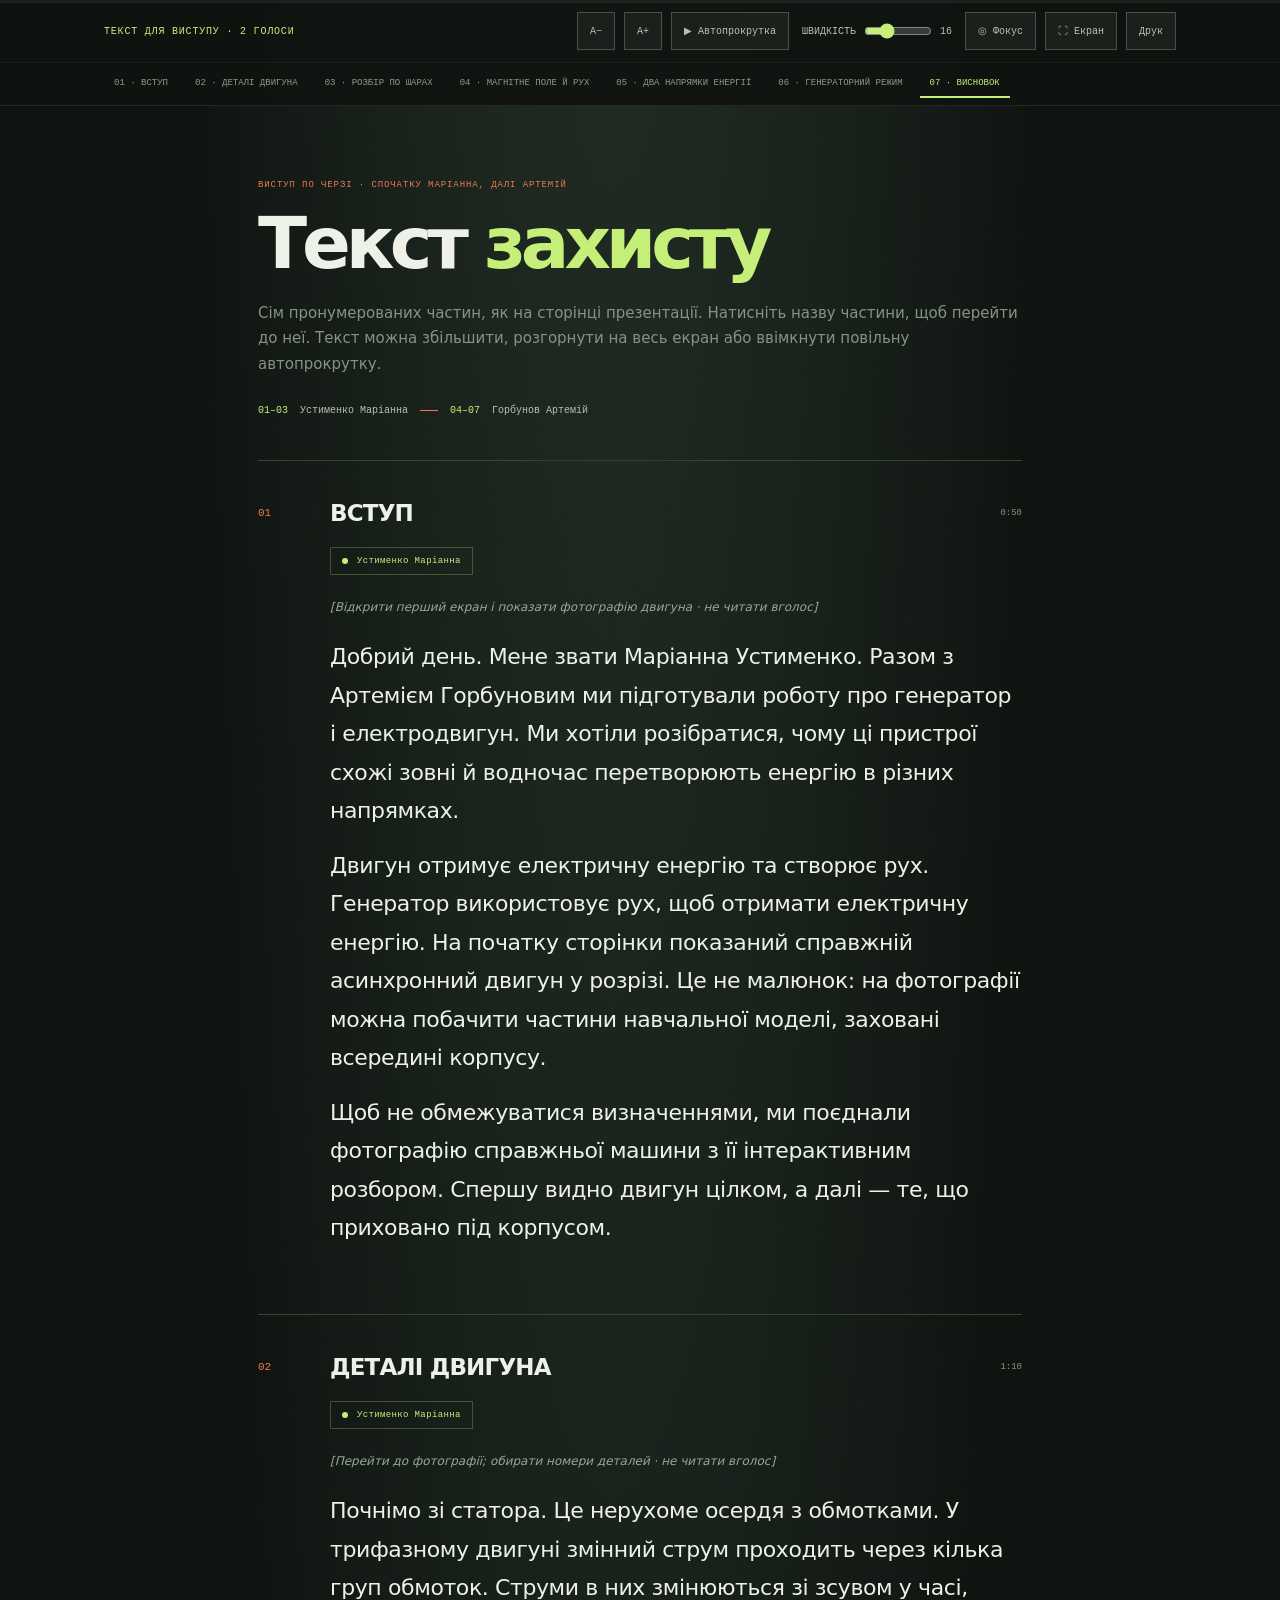
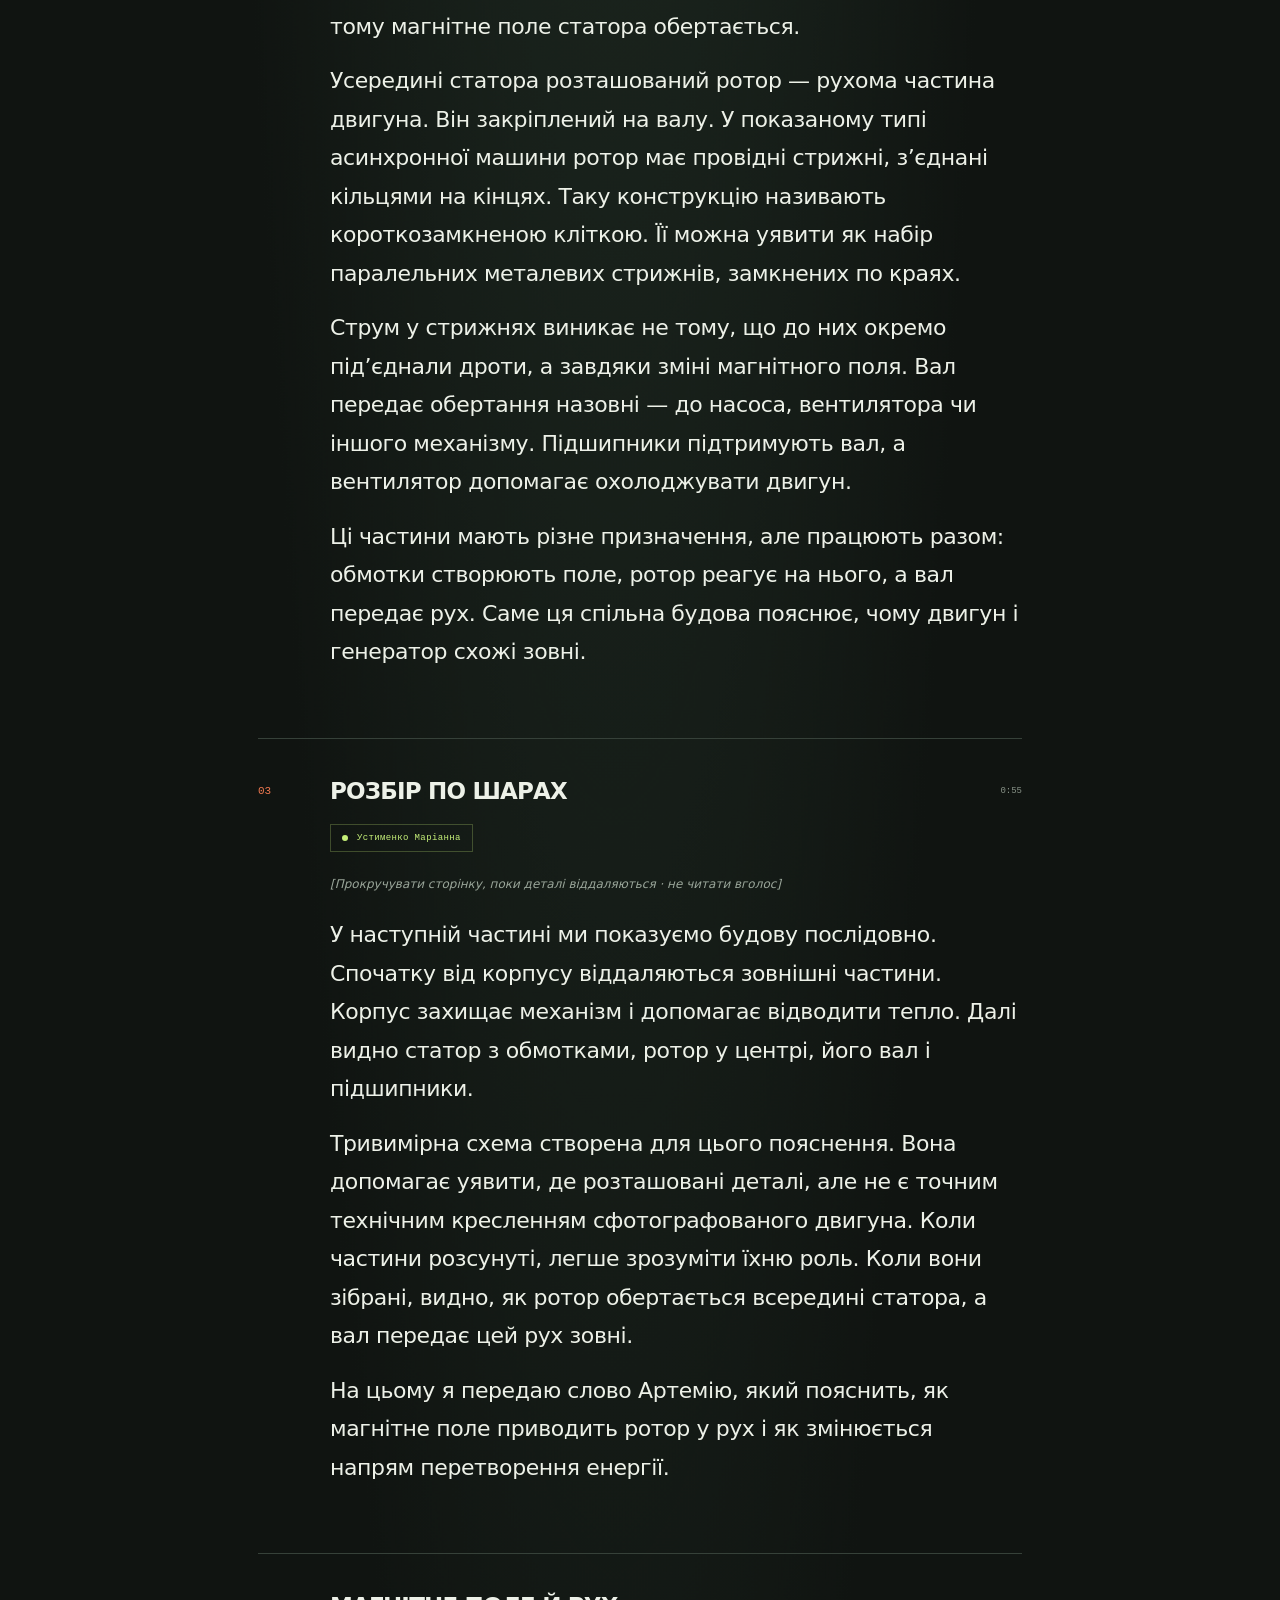
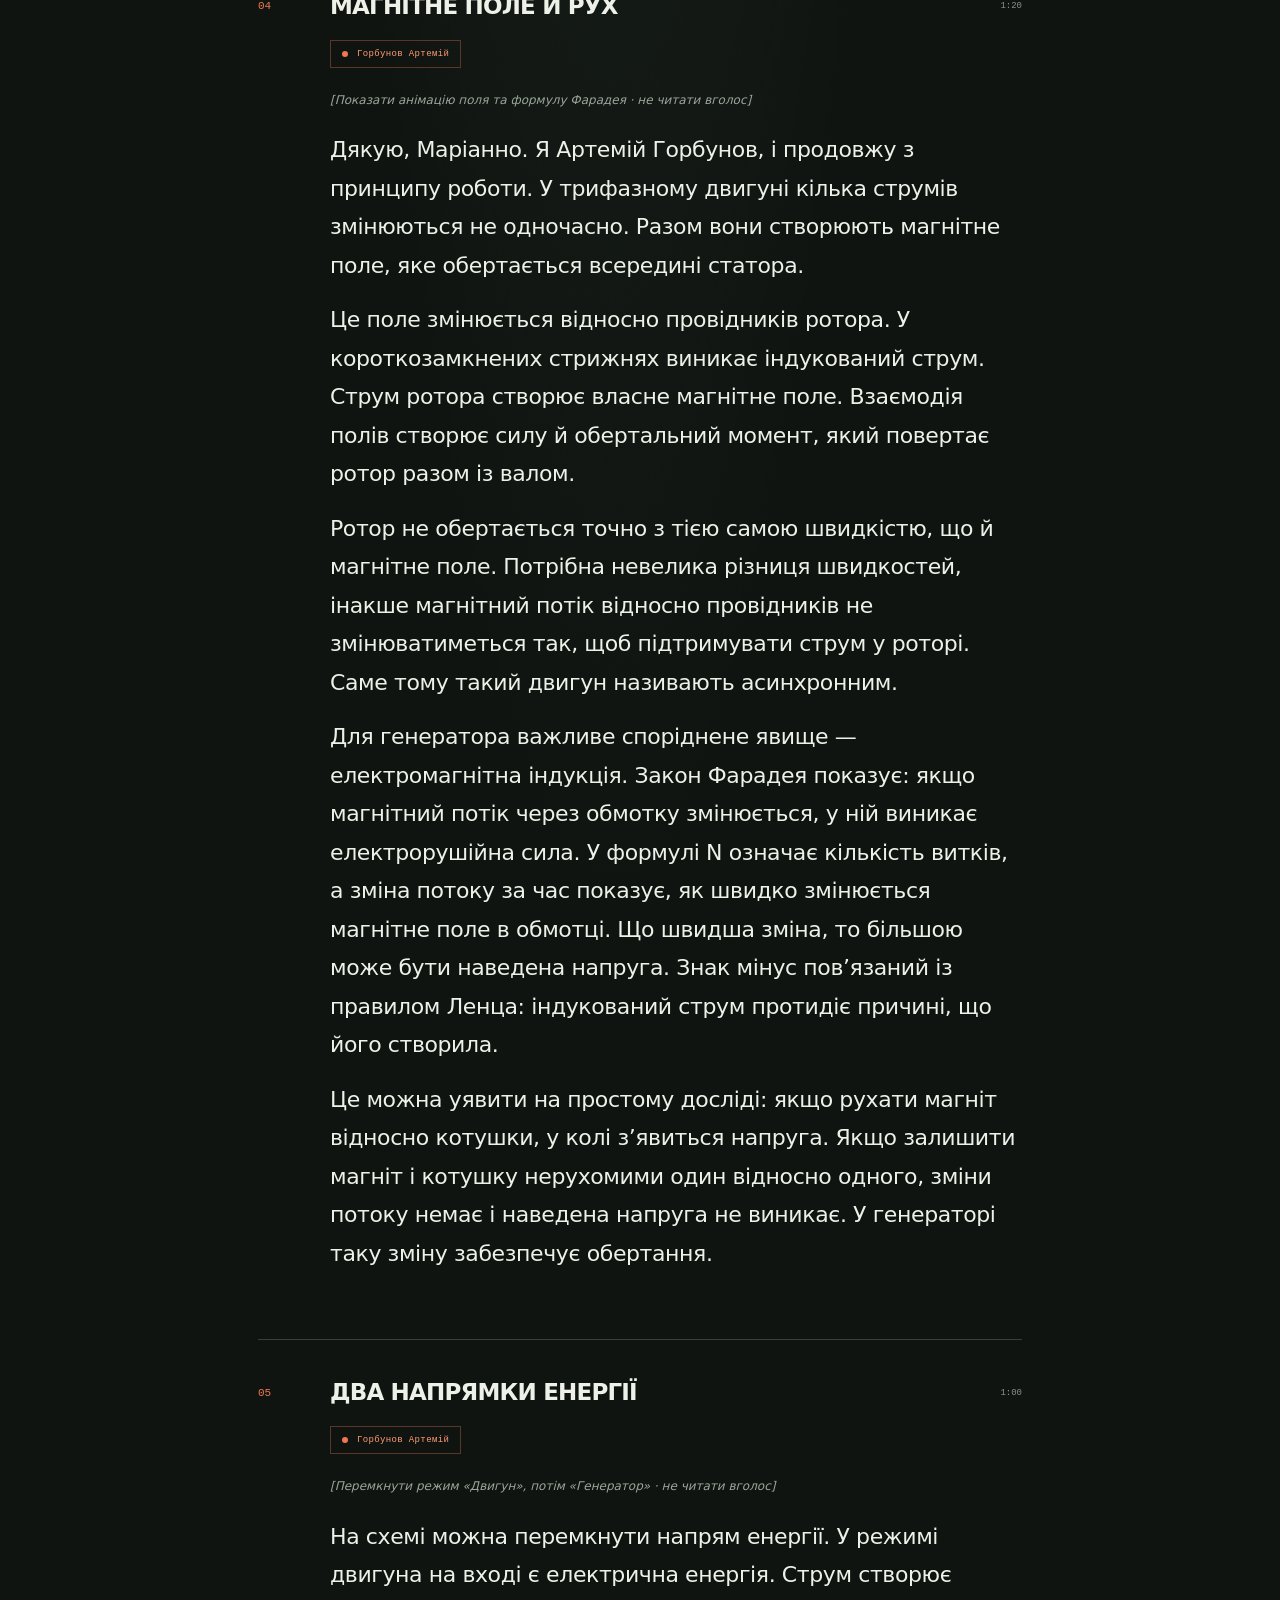
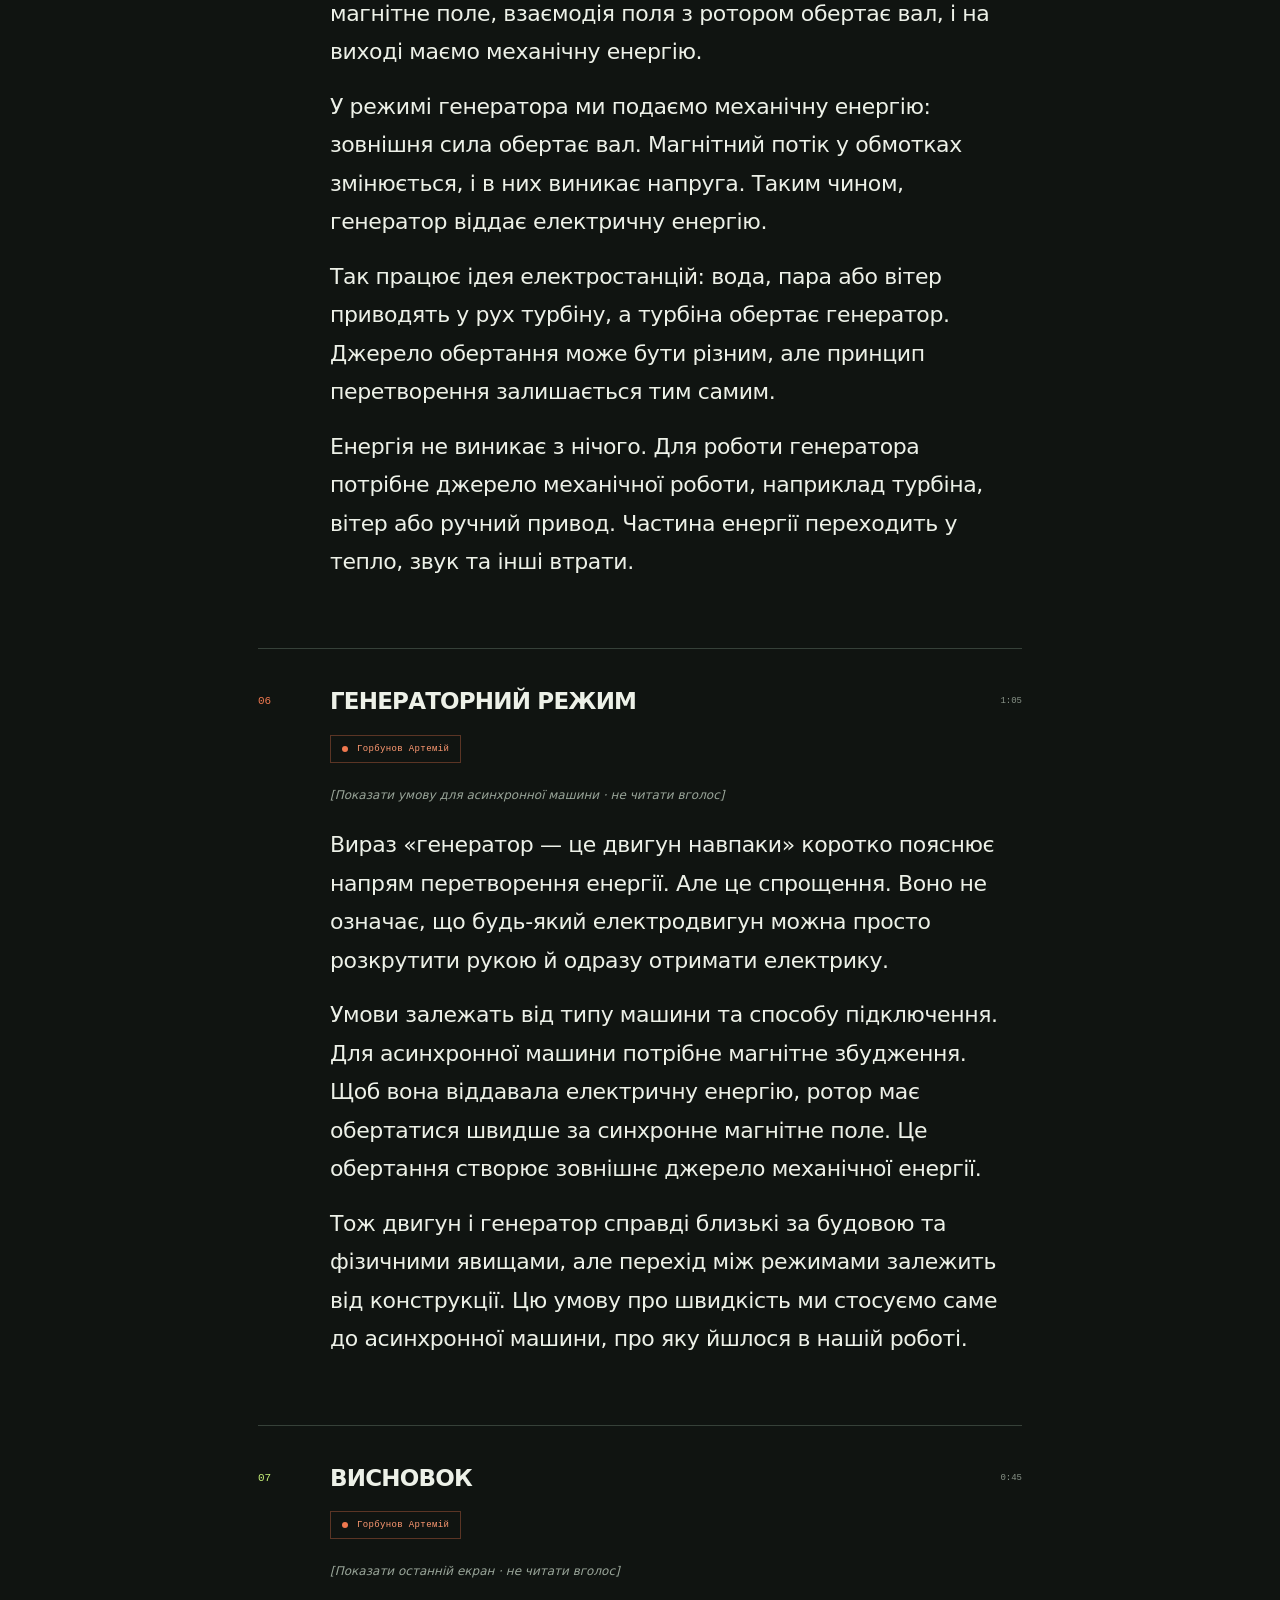
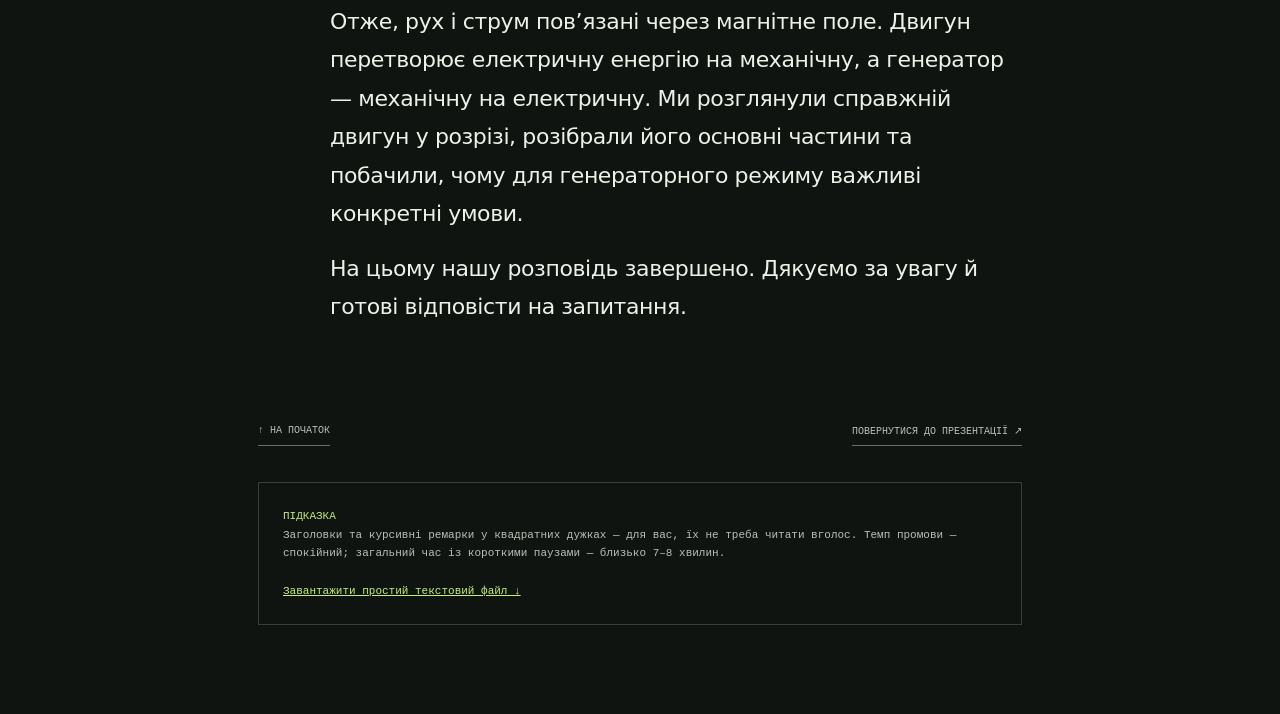
<file: Читати-текст-захисту.html>
<!doctype html>
<html lang="uk">
  <head>
    <meta charset="utf-8" />
    <meta name="viewport" content="width=device-width, initial-scale=1" />
    <meta name="theme-color" content="#101411" />
    <title>Текст захисту · Маріанна та Артемій</title>
    <style>
      :root {
        color-scheme: dark;
        --bg: #101411;
        --panel: #171d19;
        --line: #364139;
        --text: #edf1e8;
        --soft: #b8c1b6;
        --muted: #879287;
        --mint: #c5ef78;
        --orange: #ef784f;
        --size: 22px;
        --width: 820px;
      }
      * {
        box-sizing: border-box;
      }
      html {
        scroll-behavior: smooth;
        background: var(--bg);
      }
      body {
        margin: 0;
        background:
          radial-gradient(ellipse at 48% -30%, #26362b 0, transparent 48%),
          var(--bg);
        color: var(--text);
        font-family: system-ui, "Segoe UI", sans-serif;
        -webkit-font-smoothing: antialiased;
      }
      .progress {
        height: 3px;
        position: fixed;
        inset: 0 0 auto;
        z-index: 20;
        background: #ffffff10;
      }
      .progress span {
        display: block;
        width: 0;
        height: 100%;
        background: var(--mint);
      }
      .top {
        position: sticky;
        top: 0;
        z-index: 15;
        background: #101411ec;
        backdrop-filter: blur(15px);
        border-bottom: 1px solid #ffffff15;
      }
      .toolbar {
        max-width: 1120px;
        margin: auto;
        padding: 12px 24px;
        display: flex;
        align-items: center;
        gap: 9px;
      }
      .brand {
        margin-right: auto;
        font:
          10px ui-monospace,
          Consolas,
          monospace;
        letter-spacing: 0.08em;
        color: var(--mint);
        white-space: nowrap;
      }
      .toolbar button,
      .toolbar a,
      .toolbar label {
        font:
          10px ui-monospace,
          Consolas,
          monospace;
        color: var(--soft);
      }
      .toolbar button,
      .toolbar a {
        min-height: 38px;
        border: 1px solid #465249;
        background: #1a211c;
        padding: 0 12px;
        text-decoration: none;
        display: inline-flex;
        align-items: center;
        justify-content: center;
        cursor: pointer;
      }
      .toolbar button:hover,
      .toolbar a:hover {
        border-color: var(--mint);
        color: var(--mint);
      }
      .toolbar button:focus-visible,
      .toolbar a:focus-visible,
      .toc a:focus-visible {
        outline: 2px solid var(--mint);
        outline-offset: 2px;
      }
      .speed {
        display: flex;
        align-items: center;
        gap: 6px;
        padding: 0 4px;
      }
      .speed input {
        width: 68px;
        accent-color: var(--mint);
      }
      .toc-wrap {
        border-top: 1px solid #ffffff0d;
      }
      .toc {
        max-width: 1120px;
        margin: auto;
        padding: 7px 24px;
        display: flex;
        gap: 7px;
        overflow-x: auto;
        scrollbar-width: thin;
        scrollbar-color: #465249 transparent;
      }
      .toc a {
        flex: 0 0 auto;
        text-decoration: none;
        color: #8e998e;
        font:
          9px ui-monospace,
          Consolas,
          monospace;
        padding: 8px 10px;
        border-bottom: 2px solid transparent;
      }
      .toc a.active {
        color: var(--mint);
        border-color: var(--mint);
      }
      .intro {
        max-width: var(--width);
        margin: 0 auto;
        padding: 74px 28px 34px;
      }
      .eyebrow {
        color: var(--orange);
        font:
          9px ui-monospace,
          Consolas,
          monospace;
        letter-spacing: 0.1em;
        margin: 0 0 18px;
      }
      .intro h1 {
        font-size: clamp(38px, 7vw, 72px);
        line-height: 0.98;
        letter-spacing: -0.07em;
        margin: 0;
        font-weight: 650;
      }
      .intro h1 em {
        color: var(--mint);
        font-style: normal;
      }
      .intro-sub {
        color: var(--muted);
        font-size: 15px;
        line-height: 1.7;
        margin: 22px 0 0;
      }
      .order {
        display: flex;
        align-items: center;
        gap: 12px;
        margin-top: 28px;
        font:
          10px ui-monospace,
          Consolas,
          monospace;
        color: var(--soft);
      }
      .order b {
        color: var(--mint);
        font-weight: 500;
      }
      .order i {
        width: 18px;
        height: 1px;
        background: var(--orange);
      }
      .reader {
        max-width: var(--width);
        margin: auto;
        padding: 10px 28px 90px;
      }
      .reader-content {
        --read-size: var(--size);
      }
      .chapter {
        padding: 38px 0 50px;
        border-top: 1px solid var(--line);
        scroll-margin-top: 150px;
      }
      .chapter-head {
        display: grid;
        grid-template-columns: 58px 1fr auto;
        gap: 14px;
        align-items: center;
        margin-bottom: 19px;
      }
      .chapter-number {
        font:
          11px ui-monospace,
          Consolas,
          monospace;
        color: var(--orange);
      }
      .chapter-title {
        font-size: clamp(17px, 3vw, 23px);
        line-height: 1.25;
        margin: 0;
        letter-spacing: -0.035em;
      }
      .chapter-time {
        color: var(--muted);
        font:
          9px ui-monospace,
          Consolas,
          monospace;
      }
      .speaker {
        display: inline-flex;
        align-items: center;
        gap: 9px;
        margin: 0 0 23px 72px;
        padding: 8px 11px;
        border: 1px solid #c5ef7840;
        color: var(--mint);
        font:
          9px ui-monospace,
          Consolas,
          monospace;
        letter-spacing: 0.04em;
      }
      .speaker:before {
        content: "";
        width: 6px;
        height: 6px;
        border-radius: 50%;
        background: var(--mint);
      }
      .speaker.artemii {
        border-color: #ef784f55;
        color: #ff9a72;
      }
      .speaker.artemii:before {
        background: var(--orange);
      }
      .cue {
        margin: 0 0 22px 72px;
        color: #9aa69a;
        font:
          italic 12px/1.55 system-ui,
          "Segoe UI",
          sans-serif;
      }
      .speech {
        margin: 0 0 16px 72px;
        color: var(--text);
        font-size: var(--read-size);
        line-height: 1.75;
        letter-spacing: -0.018em;
      }
      .speech strong {
        color: var(--mint);
        font-weight: 600;
      }
      .switch-note {
        margin: 30px 0 0 72px;
        padding: 15px 17px;
        border-left: 2px solid var(--orange);
        background: #ffffff07;
        color: #c3ccc0;
        font-size: 14px;
        line-height: 1.6;
      }
      .end-controls {
        display: flex;
        justify-content: space-between;
        gap: 12px;
        margin: 24px 0;
      }
      .end-controls a {
        color: var(--soft);
        text-decoration: none;
        border-bottom: 1px solid #657064;
        padding: 8px 0;
        font:
          10px ui-monospace,
          Consolas,
          monospace;
      }
      .end-controls a:hover {
        color: var(--mint);
        border-color: var(--mint);
      }
      .end-card {
        margin-top: 36px;
        padding: 24px;
        border: 1px solid var(--line);
        color: var(--soft);
        font:
          11px/1.7 ui-monospace,
          Consolas,
          monospace;
      }
      .end-card b {
        color: var(--mint);
        font-weight: 500;
      }
      .end-card a {
        color: var(--mint);
      }
      .raw-source {
        display: none;
      }
      .noscript {
        max-width: 820px;
        margin: auto;
        padding: 24px;
        color: var(--text);
      }
      body.focus .top {
        opacity: 0.14;
        transition: opacity 0.2s;
      }
      body.focus .top:hover,
      body.focus .top:focus-within {
        opacity: 1;
      }
      body.focus .intro {
        padding-top: 36px;
      }
      .chapter.active .chapter-number {
        color: var(--mint);
      }
      @media (max-width: 700px) {
        .toolbar {
          padding: 9px 14px;
          gap: 6px;
          flex-wrap: wrap;
        }
        .brand {
          font-size: 8px;
        }
        .toolbar button,
        .toolbar a {
          min-height: 35px;
          padding: 0 9px;
          font-size: 9px;
        }
        .speed {
          order: 5;
          width: 100%;
          padding: 3px 0;
        }
        .speed input {
          flex: 1;
        }
        .toc {
          padding: 6px 14px;
        }
        .toc a {
          font-size: 8px;
          padding: 8px;
        }
        .intro {
          padding: 42px 22px 24px;
        }
        .intro-sub {
          font-size: 13px;
        }
        .reader {
          padding: 0 22px 65px;
        }
        .chapter {
          padding: 31px 0 38px;
          scroll-margin-top: 132px;
        }
        .chapter-head {
          grid-template-columns: 38px 1fr auto;
          gap: 8px;
        }
        .chapter-number {
          font-size: 9px;
        }
        .chapter-title {
          font-size: 17px;
        }
        .chapter-time {
          font-size: 8px;
        }
        .speaker,
        .cue,
        .speech,
        .switch-note {
          margin-left: 46px;
        }
        .speaker {
          font-size: 8px;
        }
        .speech {
          font-size: calc(var(--read-size) - 1px);
          line-height: 1.72;
        }
        .cue {
          font-size: 11px;
        }
        .switch-note {
          font-size: 12px;
        }
      }
      @media (max-width: 380px) {
        :root {
          --size: 19px;
        }
        .toolbar {
          gap: 4px;
        }
        .brand {
          margin-right: 0;
          width: 100%;
        }
        .speech {
          margin-left: 0;
        }
        .speaker,
        .cue,
        .switch-note {
          margin-left: 0;
        }
        .chapter-head {
          grid-template-columns: 32px 1fr;
        }
        .chapter-time {
          grid-column: 2;
        }
        .end-controls a {
          font-size: 8px;
        }
      }
      @media (prefers-reduced-motion: reduce) {
        *,
        *::before,
        *::after {
          scroll-behavior: auto !important;
          transition: none !important;
        }
      }
      @media print {
        * {
          color: #111 !important;
          background: #fff !important;
          box-shadow: none !important;
        }
        body {
          font-family: Georgia, serif;
        }
        .top,
        .progress,
        .end-controls,
        .end-card,
        .eyebrow,
        .order,
        .cue {
          display: none !important;
        }
        .intro {
          padding: 0 0 18px;
        }
        .intro h1 {
          font-size: 28pt;
        }
        .reader {
          max-width: none;
          padding: 0;
        }
        .chapter {
          break-inside: avoid;
          padding: 16px 0;
          border-color: #aaa;
        }
        .speech {
          font-size: 13pt !important;
          line-height: 1.55;
          margin-left: 0;
        }
        .speaker,
        .cue,
        .switch-note {
          margin-left: 0;
        }
        .chapter-head {
          margin-bottom: 9px;
        }
      }
    </style>
  </head>
  <body>
    <div class="progress" aria-hidden="true"><span id="progress"></span></div>
    <header class="top">
      <div class="toolbar">
        <span class="brand">ТЕКСТ ДЛЯ ВИСТУПУ · 2 ГОЛОСИ</span>
        <button type="button" id="smaller" aria-label="Зменшити розмір тексту">
          A−</button
        ><button type="button" id="larger" aria-label="Збільшити розмір тексту">
          A+
        </button>
        <button type="button" id="auto" aria-pressed="false">
          ▶ Автопрокрутка
        </button>
        <label class="speed" for="speed"
          >ШВИДКІСТЬ
          <input id="speed" type="range" min="8" max="36" value="16" /><span
            id="speed-value"
            >16</span
          ></label
        >
        <button type="button" id="focus" aria-pressed="false">◎ Фокус</button
        ><button type="button" id="fullscreen">⛶ Екран</button>
        <button type="button" onclick="window.print()">Друк</button>
      </div>
      <div class="toc-wrap">
        <nav class="toc" id="toc" aria-label="Частини виступу"></nav>
      </div>
    </header>
    <section class="intro">
      <p class="eyebrow">ВИСТУП ПО ЧЕРЗІ · СПОЧАТКУ МАРІАННА, ДАЛІ АРТЕМІЙ</p>
      <h1>Текст <em>захисту</em></h1>
      <p class="intro-sub">
        Сім пронумерованих частин, як на сторінці презентації. Натисніть назву
        частини, щоб перейти до неї. Текст можна збільшити, розгорнути на весь
        екран або ввімкнути повільну автопрокрутку.
      </p>
      <div class="order">
        <b>01–03</b> Устименко Маріанна <i></i> <b>04–07</b> Горбунов Артемій
      </div>
    </section>
    <main class="reader">
      <div id="reader-content" class="reader-content"></div>
      <div class="end-controls">
        <a href="#chapter-01">↑ НА ПОЧАТОК</a
        ><a href="index.html">ПОВЕРНУТИСЯ ДО ПРЕЗЕНТАЦІЇ ↗</a>
      </div>
      <div class="end-card">
        <b>ПІДКАЗКА</b><br />Заголовки та курсивні ремарки у квадратних дужках —
        для вас, їх не треба читати вголос. Темп промови — спокійний; загальний
        час із короткими паузами — близько 7–8 хвилин.<br /><br /><a
          href="Текст-захисту-2-учасники.txt"
          download
          >Завантажити простий текстовий файл ↓</a
        >
      </div>
    </main>
    <pre class="raw-source" id="raw-source">
[base64]/QvtC60ZbQudC90LjQuSDRgtC10LzQvyDRliDQutC+0YDQvtGC0LrRliDQv9Cw0YPQt9C4INC/0ZbQtCDRh9Cw0YEg0L/QtdGA0LXQvNC40LrQsNC90L3RjyDRgdGC0L7RgNGW0L3QutC4LgoKMDEgwrcg0JLQodCi0KPQnyDCtyDQnNCw0YDRltCw0L3QvdCwIMK3IDA6NTAKW9CS0ZbQtNC60YDQuNGC0Lgg0L/QtdGA0YjQuNC5INC10LrRgNCw0L0g0ZYg0L/[base64]/RltC00LPQvtGC0YPQstCw0LvQuCDRgNC+0LHQvtGC0YMg0L/[base64]/0LXRgNC10YLQstC+0YDRjtGO0YLRjCDQtdC90LXRgNCz0ZbRjiDQsiDRgNGW0LfQvdC40YUg0L3QsNC/[base64]/[base64]/Rg9GB0YMuCgrQqdC+0LEg0L3QtSDQvtCx0LzQtdC20YPQstCw0YLQuNGB0Y8g0LLQuNC30L3QsNGH0LXQvdC90Y/QvNC4LCDQvNC4INC/[base64]/RgNC40YXQvtCy0LDQvdC+INC/0ZbQtCDQutC+0YDQv9GD0YHQvtC8LgoKMDIgwrcg0JTQldCi0JDQm9CGINCU0JLQmNCT0KPQndCQIMK3INCc0LDRgNGW0LDQvdC90LAgwrcgMToxMApb0J/QtdGA0LXQudGC0Lgg0LTQviDRhNC+0YLQvtCz0YDQsNGE0ZbRlzsg0L7QsdC40YDQsNGC0Lgg0L3QvtC80LXRgNC4INC00LXRgtCw0LvQtdC5XQoK0J/[base64]/RgNC+0YXQvtC00LjRgtGMINGH0LXRgNC10Lcg0LrRltC70YzQutCwINCz0YDRg9C/INC+0LHQvNC+0YLQvtC6LiDQodGC0YDRg9C80Lgg0LIg0L3QuNGFINC30LzRltC90Y7RjtGC0YzRgdGPINC30ZYg0LfRgdGD0LLQvtC8INGDINGH0LDRgdGWLCDRgtC+0LzRgyDQvNCw0LPQvdGW0YLQvdC1INC/[base64]/QvtC60LDQt9Cw0L3QvtC80YMg0YLQuNC/0ZYg0LDRgdC40L3RhdGA0L7QvdC90L7RlyDQvNCw0YjQuNC90Lgg0YDQvtGC0L7RgCDQvNCw0ZQg0L/RgNC+0LLRltC00L3RliDRgdGC0YDQuNC20L3Rliwg0LfigJnRlNC00L3QsNC90ZYg0LrRltC70YzRhtGP0LzQuCDQvdCwINC60ZbQvdGG0Y/RhS4g0KLQsNC60YMg0LrQvtC90YHRgtGA0YPQutGG0ZbRjiDQvdCw0LfQuNCy0LDRjtGC0Ywg0LrQvtGA0L7RgtC60L7Qt9Cw0LzQutC90LXQvdC+0Y4g0LrQu9GW0YLQutC+0Y4uINCH0Zcg0LzQvtC20L3QsCDRg9GP0LLQuNGC0Lgg0Y/QuiDQvdCw0LHRltGAINC/[base64]/RltC04oCZ0ZTQtNC90LDQu9C4INC00YDQvtGC0LgsINCwINC30LDQstC00Y/QutC4INC30LzRltC90ZYg0LzQsNCz0L3RltGC0L3QvtCz0L4g0L/QvtC70Y8uINCS0LDQuyDQv9C10YDQtdC00LDRlCDQvtCx0LXRgNGC0LDQvdC90Y8g0L3QsNC30L7QstC90ZYg4oCUINC00L4g0L3QsNGB0L7RgdCwLCDQstC10L3RgtC40LvRj9GC0L7RgNCwINGH0Lgg0ZbQvdGI0L7Qs9C+INC80LXRhdCw0L3RltC30LzRgy4g0J/RltC00YjQuNC/0L3QuNC60Lgg0L/[base64]/RgNC40LfQvdCw0YfQtdC90L3Rjywg0LDQu9C1INC/0YDQsNGG0Y7RjtGC0Ywg0YDQsNC30L7QvDog0L7QsdC80L7RgtC60Lgg0YHRgtCy0L7RgNGO0Y7RgtGMINC/0L7Qu9C1LCDRgNC+0YLQvtGAINGA0LXQsNCz0YPRlCDQvdCwINC90YzQvtCz0L4sINCwINCy0LDQuyDQv9C10YDQtdC00LDRlCDRgNGD0YUuINCh0LDQvNC1INGG0Y8g0YHQv9GW0LvRjNC90LAg0LHRg9C00L7QstCwINC/[base64]/QvtC60Lgg0LTQtdGC0LDQu9GWINCy0ZbQtNC00LDQu9GP0Y7RgtGM0YHRj10KCtCjINC90LDRgdGC0YPQv9C90ZbQuSDRh9Cw0YHRgtC40L3RliDQvNC4INC/0L7QutCw0LfRg9GU0LzQviDQsdGD0LTQvtCy0YMg0L/QvtGB0LvRltC00L7QstC90L4uINCh0L/QvtGH0LDRgtC60YMg0LLRltC0INC60L7RgNC/0YPRgdGDINCy0ZbQtNC00LDQu9GP0Y7RgtGM0YHRjyDQt9C+0LLQvdGW0YjQvdGWINGH0LDRgdGC0LjQvdC4LiDQmtC+0YDQv9GD0YEg0LfQsNGF0LjRidCw0ZQg0LzQtdGF0LDQvdGW0LfQvCDRliDQtNC+0L/[base64]/QvdC40LrQuC4KCtCi0YDQuNCy0LjQvNGW0YDQvdCwINGB0YXQtdC80LAg0YHRgtCy0L7RgNC10L3QsCDQtNC70Y8g0YbRjNC+0LPQviDQv9C+0Y/[base64]/QtdGA0LXQtNCw0Y4g0YHQu9C+0LLQviDQkNGA0YLQtdC80ZbRjiwg0Y/QutC40Lkg0L/QvtGP0YHQvdC40YLRjCwg0Y/QuiDQvNCw0LPQvdGW0YLQvdC1INC/0L7Qu9C1INC/0YDQuNCy0L7QtNC40YLRjCDRgNC+0YLQvtGAINGDINGA0YPRhSDRliDRj9C6INC30LzRltC90Y7RlNGC0YzRgdGPINC90LDQv9GA0Y/QvCDQv9C10YDQtdGC0LLQvtGA0LXQvdC90Y8g0LXQvdC10YDQs9GW0ZcuCgowNCDCtyDQnNCQ0JPQndCG0KLQndCVINCf0J7Qm9CVINCZINCg0KPQpSDCtyDQkNGA0YLQtdC80ZbQuSDCtyAxOjIwClvQn9C+0LrQsNC30LDRgtC4INCw0L3RltC80LDRhtGW0Y4g0L/QvtC70Y8g0YLQsCDRhNC+0YDQvNGD0LvRgyDQpNCw0YDQsNC00LXRj10KCtCU0Y/QutGD0Y4sINCc0LDRgNGW0LDQvdC90L4uINCvINCQ0YDRgtC10LzRltC5INCT0L7RgNCx0YPQvdC+0LIsINGWINC/0YDQvtC00L7QstC20YMg0Lcg0L/RgNC40L3RhtC40L/[base64]/QutC1INC+0LHQtdGA0YLQsNGU0YLRjNGB0Y8g0LLRgdC10YDQtdC00LjQvdGWINGB0YLQsNGC0L7RgNCwLgoK0KbQtSDQv9C+0LvQtSDQt9C80ZbQvdGO0ZTRgtGM0YHRjyDQstGW0LTQvdC+0YHQvdC+INC/[base64]/[base64]/QvtC70LUuINCf0L7RgtGA0ZbQsdC90LAg0L3QtdCy0LXQu9C40LrQsCDRgNGW0LfQvdC40YbRjyDRiNCy0LjQtNC60L7RgdGC0LXQuSwg0ZbQvdCw0LrRiNC1INC80LDQs9C90ZbRgtC90LjQuSDQv9C+0YLRltC6INCy0ZbQtNC90L7RgdC90L4g0L/[base64]/QvtGA0ZbQtNC90LXQvdC1INGP0LLQuNGJ0LUg4oCUINC10LvQtdC60YLRgNC+0LzQsNCz0L3RltGC0L3QsCDRltC90LTRg9C60YbRltGPLiDQl9Cw0LrQvtC9INCk0LDRgNCw0LTQtdGPINC/0L7QutCw0LfRg9GUOiDRj9C60YnQviDQvNCw0LPQvdGW0YLQvdC40Lkg0L/[base64]/0L7RgtC+0LrRgyDQt9CwINGH0LDRgSDQv9C+0LrQsNC30YPRlCwg0Y/[base64]/0L7QsuKAmdGP0LfQsNC90LjQuSDRltC3INC/0YDQsNCy0LjQu9C+0Lwg0JvQtdC90YbQsDog0ZbQvdC00YPQutC+0LLQsNC90LjQuSDRgdGC0YDRg9C8INC/0YDQvtGC0LjQtNGW0ZQg0L/[base64]/QstC40YLRjNGB0Y8g0L3QsNC/0YDRg9Cz0LAuINCv0LrRidC+INC30LDQu9C40YjQuNGC0Lgg0LzQsNCz0L3RltGCINGWINC60L7RgtGD0YjQutGDINC90LXRgNGD0YXQvtC80LjQvNC4INC+0LTQuNC9INCy0ZbQtNC90L7RgdC90L4g0L7QtNC90L7Qs9C+LCDQt9C80ZbQvdC4INC/0L7RgtC+0LrRgyDQvdC10LzQsNGUINGWINC90LDQstC10LTQtdC90LAg0L3QsNC/0YDRg9Cz0LAg0L3QtSDQstC40L3QuNC60LDRlC4g0KMg0LPQtdC90LXRgNCw0YLQvtGA0ZYg0YLQsNC60YMg0LfQvNGW0L3RgyDQt9Cw0LHQtdC30L/[base64]/0L7RgtGW0LwgwqvQk9C10L3QtdGA0LDRgtC+0YDCu10KCtCd0LAg0YHRhdC10LzRliDQvNC+0LbQvdCwINC/0LXRgNC10LzQutC90YPRgtC4INC90LDQv9GA0Y/[base64]/0L7Qu9C1LCDQstC30LDRlNC80L7QtNGW0Y8g0L/[base64]/[base64]/RgNGD0LPQsC4g0KLQsNC60LjQvCDRh9C40L3QvtC8LCDQs9C10L3QtdGA0LDRgtC+0YAg0LLRltC00LTQsNGUINC10LvQtdC60YLRgNC40YfQvdGDINC10L3QtdGA0LPRltGOLgoK0KLQsNC6INC/0YDQsNGG0Y7RlCDRltC00LXRjyDQtdC70LXQutGC0YDQvtGB0YLQsNC90YbRltC5OiDQstC+0LTQsCwg0L/QsNGA0LAg0LDQsdC+INCy0ZbRgtC10YAg0L/RgNC40LLQvtC00Y/[base64]/RgNC40L3RhtC40L8g0L/[base64]/0YDQuNC60LvQsNC0INGC0YPRgNCx0ZbQvdCwLCDQstGW0YLQtdGAINCw0LHQviDRgNGD0YfQvdC40Lkg0L/RgNC40LLQvtC0LiDQp9Cw0YHRgtC40L3QsCDQtdC90LXRgNCz0ZbRlyDQv9C10YDQtdGF0L7QtNC40YLRjCDRgyDRgtC10L/[base64]/0L7Rj9GB0L3RjtGUINC90LDQv9GA0Y/QvCDQv9C10YDQtdGC0LLQvtGA0LXQvdC90Y8g0LXQvdC10YDQs9GW0ZcuINCQ0LvQtSDRhtC1INGB0L/RgNC+0YnQtdC90L3Rjy4g0JLQvtC90L4g0L3QtSDQvtC30L3QsNGH0LDRlCwg0YnQviDQsdGD0LTRjC3Rj9C60LjQuSDQtdC70LXQutGC0YDQvtC00LLQuNCz0YPQvSDQvNC+0LbQvdCwINC/0YDQvtGB0YLQviDRgNC+0LfQutGA0YPRgtC40YLQuCDRgNGD0LrQvtGOINC5INC+0LTRgNCw0LfRgyDQvtGC0YDQuNC80LDRgtC4INC10LvQtdC60YLRgNC40LrRgy4KCtCj0LzQvtCy0Lgg0LfQsNC70LXQttCw0YLRjCDQstGW0LQg0YLQuNC/0YMg0LzQsNGI0LjQvdC4INGC0LAg0YHQv9C+0YHQvtCx0YMg0L/RltC00LrQu9GO0YfQtdC90L3Rjy4g0JTQu9GPINCw0YHQuNC90YXRgNC+0L3QvdC+0Zcg0LzQsNGI0LjQvdC4INC/[base64]/[base64]/[base64]/QutGDINC50YjQu9C+0YHRjyDQsiDQvdCw0YjRltC5INGA0L7QsdC+0YLRli4KCjA3IMK3INCS0JjQodCd0J7QktCe0Jogwrcg0JDRgNGC0LXQvNGW0LkgwrcgMDo0NQpb0J/QvtC60LDQt9Cw0YLQuCDQvtGB0YLQsNC90L3RltC5INC10LrRgNCw0L1dCgrQntGC0LbQtSwg0YDRg9GFINGWINGB0YLRgNGD0Lwg0L/QvtCy4oCZ0Y/Qt9Cw0L3RliDRh9C10YDQtdC3INC80LDQs9C90ZbRgtC90LUg0L/[base64]/QvdGD0LvQuCDRgdC/[base64]/0L7QstGW0LTRjCDQt9Cw0LLQtdGA0YjQtdC90L4uINCU0Y/QutGD0ZTQvNC+INC30LAg0YPQstCw0LPRgyDQuSDQs9C+0YLQvtCy0ZYg0LLRltC00L/QvtCy0ZbRgdGC0Lgg0L3QsCDQt9Cw0L/QuNGC0LDQvdC90Y8uCg==</pre
    >
    <noscript
      ><p class="noscript">
        Увімкніть JavaScript у браузері, щоб показати текст із навігацією.
        Звичайна версія є у файлі «Текст-захисту-2-учасники.txt».
      </p></noscript
    >
    <script>
      (() => {
        const encoded = document
          .getElementById("raw-source")
          .textContent.trim();
        const bytes = Uint8Array.from(atob(encoded), (c) => c.charCodeAt(0));
        const raw = new TextDecoder("utf-8").decode(bytes);
        const lines = raw.split(/\r?\n/);
        const headers = [];
        lines.forEach((line, i) => {
          if (/^\d{2} · /.test(line)) headers.push(i);
        });
        const content = document.getElementById("reader-content"),
          toc = document.getElementById("toc");
        const esc = (s) =>
          s.replace(
            /[&<>"']/g,
            (c) =>
              ({
                "&": "&amp;",
                "<": "&lt;",
                ">": "&gt;",
                '"': "&quot;",
                "'": "&#39;",
              })[c],
          );
        headers.forEach((start, index) => {
          const end = headers[index + 1] ?? lines.length;
          const block = lines.slice(start, end);
          const heading = block[0].split(" · ");
          const id = `chapter-${heading[0]}`;
          const title = heading[1] || "";
          const person = heading[2] || "";
          const time = heading[3] || "";
          const body = block.slice(1).join("\n").trim();
          const cueMatch = body.match(/^\[([^\]]+)\]\s*/);
          const cue = cueMatch ? cueMatch[1] : "";
          const rest = cueMatch ? body.slice(cueMatch[0].length) : body;
          const paras = rest.split(/\n\s*\n/).filter(Boolean);
          const role =
            person === "Маріанна" ? "Устименко Маріанна" : "Горбунов Артемій";
          const section = document.createElement("section");
          section.className = "chapter";
          section.id = id;
          section.dataset.person = person;
          section.innerHTML = `<div class="chapter-head"><span class="chapter-number">${esc(heading[0])}</span><h2 class="chapter-title">${esc(title)}</h2><span class="chapter-time">${esc(time)}</span></div><div class="speaker ${person === "Артемій" ? "artemii" : ""}">${esc(role)}</div>${cue ? `<p class="cue">[${esc(cue)} · не читати вголос]</p>` : ""}${paras.map((p) => `<p class="speech">${esc(p.trim())}</p>`).join("")}`;
          content.append(section);
          const link = document.createElement("a");
          link.href = `#${id}`;
          link.textContent = `${heading[0]} · ${title}`;
          if (index === 0) link.classList.add("active");
          toc.append(link);
        });
        document.getElementById("raw-source").remove();
        let size = 22;
        try {
          size = Number(localStorage.getItem("reader-size") || 22);
        } catch {}
        const setSize = () =>
          document.documentElement.style.setProperty("--size", `${size}px`);
        setSize();
        const saveSize = () => {
          try {
            localStorage.setItem("reader-size", size);
          } catch {}
        };
        document.getElementById("smaller").onclick = () => {
          size = Math.max(17, size - 2);
          saveSize();
          setSize();
        };
        document.getElementById("larger").onclick = () => {
          size = Math.min(34, size + 2);
          saveSize();
          setSize();
        };
        const speed = document.getElementById("speed"),
          speedValue = document.getElementById("speed-value");
        speed.oninput = () => (speedValue.textContent = speed.value);
        let running = false,
          last = 0,
          frame = 0;
        const auto = document.getElementById("auto");
        function tick(now) {
          if (!running) return;
          if (last) scrollBy(0, (Number(speed.value) * (now - last)) / 1000);
          last = now;
          if (
            innerHeight + scrollY >=
            document.documentElement.scrollHeight - 2
          ) {
            running = false;
            auto.textContent = "▶ Автопрокрутка";
            auto.setAttribute("aria-pressed", "false");
            return;
          }
          frame = requestAnimationFrame(tick);
        }
        auto.onclick = () => {
          running = !running;
          auto.textContent = running ? "Ⅱ Пауза" : "▶ Автопрокрутка";
          auto.setAttribute("aria-pressed", String(running));
          last = 0;
          if (running) frame = requestAnimationFrame(tick);
          else cancelAnimationFrame(frame);
        };
        document.getElementById("focus").onclick = (e) => {
          document.body.classList.toggle("focus");
          const on = document.body.classList.contains("focus");
          e.currentTarget.setAttribute("aria-pressed", String(on));
          e.currentTarget.textContent = on ? "◎ Показати панель" : "◎ Фокус";
        };
        document.getElementById("fullscreen").onclick = () => {
          if (!document.fullscreenElement)
            document.documentElement.requestFullscreen?.();
          else document.exitFullscreen?.();
        };
        const bar = document.querySelector("#progress"),
          tocLinks = [...toc.querySelectorAll("a")],
          chapters = [...content.querySelectorAll(".chapter")];
        addEventListener(
          "scroll",
          () => {
            const max = document.documentElement.scrollHeight - innerHeight;
            bar.style.width = `${max ? (scrollY / max) * 100 : 0}%`;
          },
          { passive: true },
        );
        if ("IntersectionObserver" in window) {
          const observer = new IntersectionObserver(
            (entries) =>
              entries.forEach((entry) => {
                if (entry.isIntersecting) {
                  chapters.forEach((c) =>
                    c.classList.toggle("active", c === entry.target),
                  );
                  tocLinks.forEach((a) =>
                    a.classList.toggle(
                      "active",
                      a.hash === `#${entry.target.id}`,
                    ),
                  );
                }
              }),
            { rootMargin: "-32% 0px -58% 0px" },
          );
          chapters.forEach((c) => observer.observe(c));
        }
      })();
    </script>
  </body>
</html>
</file>
